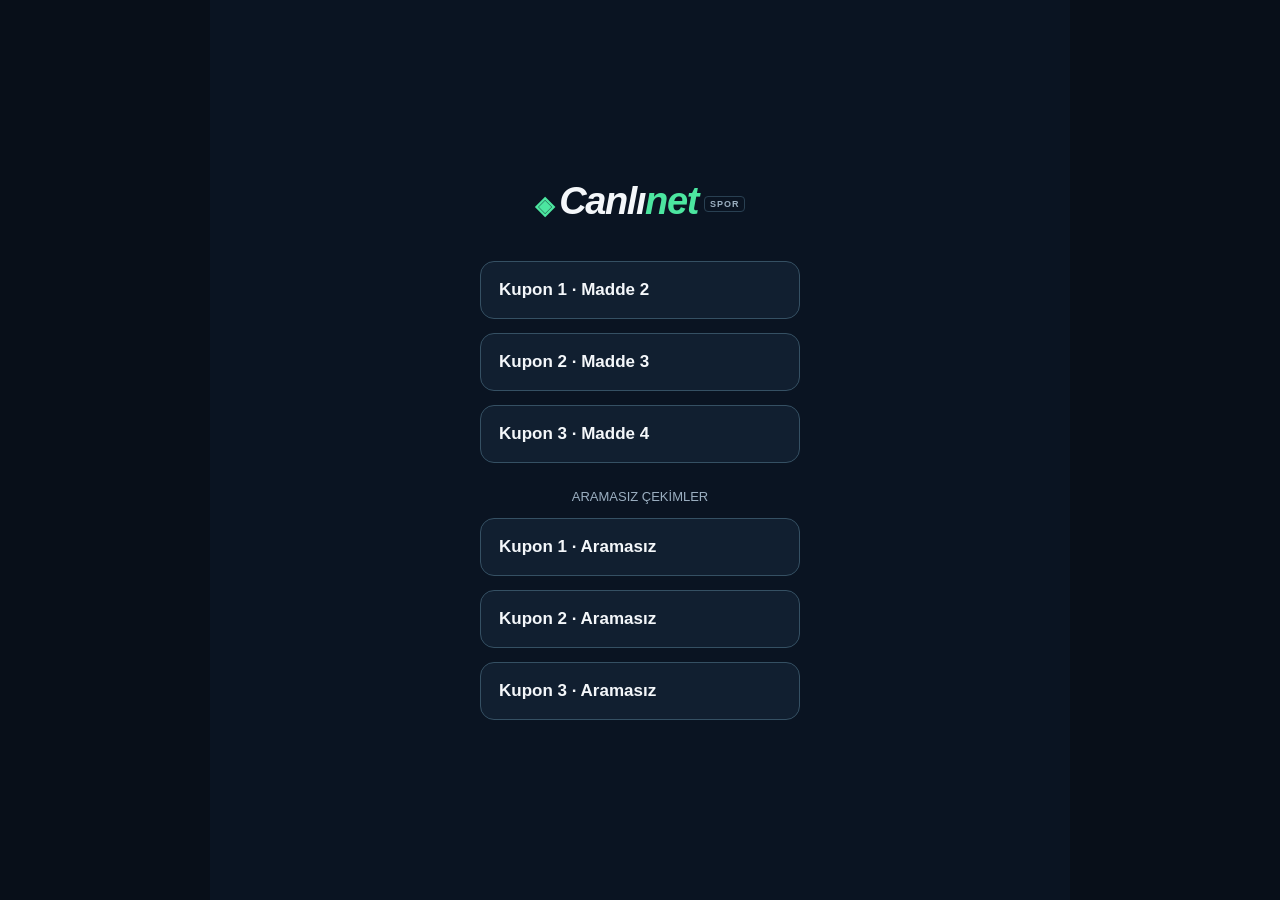
<file: index.html>
<!DOCTYPE html>
<html lang="tr">
<head>
  <meta charset="UTF-8">
  <meta name="viewport" content="width=device-width, initial-scale=1, maximum-scale=1, viewport-fit=cover">
  <meta name="apple-mobile-web-app-capable" content="yes">
  <meta name="mobile-web-app-capable" content="yes">
  <meta name="apple-mobile-web-app-status-bar-style" content="black-translucent">
  <meta name="theme-color" content="#0d1117">
  <title>Canlınet</title>
  <link rel="stylesheet" href="stil.css">
  <style>
    /* Giriş sayfası: çekimde hangi kuponun açılacağını seçmek için */
    .giris { min-height: 100vh; display: flex; flex-direction: column; justify-content: center;
      align-items: center; gap: 14px; padding: 24px; }
    .giris .logo { font-size: 34px; margin-bottom: 24px; }
    .giris a { display: block; width: 100%; max-width: 320px; padding: 18px; border-radius: 14px;
      background: var(--kart); border: 1px solid var(--cizgi); color: var(--yazi);
      text-decoration: none; font-size: 17px; font-weight: 700; text-align: center; }
    .giris a:active { background: var(--vurgu); color: #04130b; }
  </style>
</head>
<body>
  <div class="telefon giris">
    <div class="logo">Canlı<b>net</b><small>SPOR</small></div>
    <!-- Buton yazılarını istediğiniz gibi değiştirebilirsiniz -->
    <a href="kupon-1.html">Kupon 1 · Madde 2</a>
    <a href="kupon-2.html">Kupon 2 · Madde 3</a>
    <a href="kupon-3.html">Kupon 3 · Madde 4</a>
    <div style="color:var(--soluk);font-size:13px;margin-top:12px">ARAMASIZ ÇEKİMLER</div>
    <a href="kupon-1-aramasiz.html">Kupon 1 · Aramasız</a>
    <a href="kupon-2-aramasiz.html">Kupon 2 · Aramasız</a>
    <a href="kupon-3-aramasiz.html">Kupon 3 · Aramasız</a>
  </div>
</body>
</html>
</file>
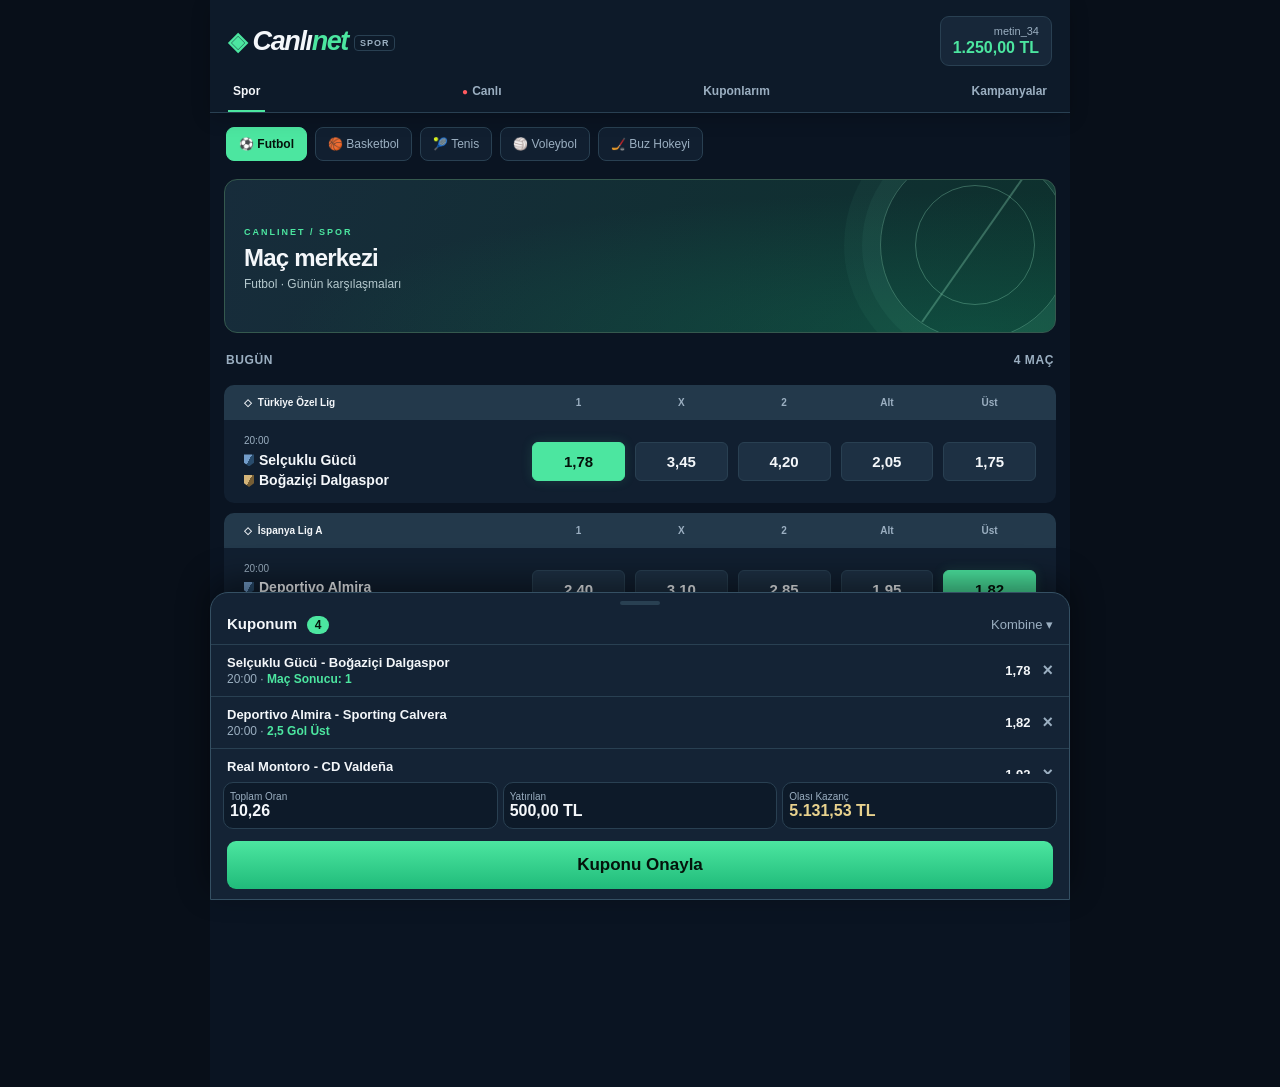
<file: kupon-1-aramasiz.html>
<!DOCTYPE html>
<html lang="tr">
<head>
  <meta charset="UTF-8">
  <meta name="viewport" content="width=device-width, initial-scale=1, maximum-scale=1, viewport-fit=cover">
  <meta name="apple-mobile-web-app-capable" content="yes">
  <meta name="mobile-web-app-capable" content="yes">
  <meta name="apple-mobile-web-app-status-bar-style" content="black-translucent">
  <meta name="theme-color" content="#0d1117">
  <title>Canlınet</title>
  <link rel="stylesheet" href="stil.css">
</head>
<body>
  <!-- KUPON 1 — Logoya dokununca Salih araması anında düşer. Takım ve oranlar veri.js içinde, "KUPON 1" bölümünde -->
  <script>window.KUPON_NO = 1; window.ARAMASIZ = true;</script>

  <div class="telefon">
    <div class="durum" id="durum"></div>

    <header class="ust">
      <div class="ust-satir">
        <div class="logo" id="logo"></div>
        <div class="hesap">
          <div class="ad" id="kullanici"></div>
          <div class="bakiye" id="bakiye"></div>
        </div>
      </div>
      <nav class="sekmeler">
        <span class="aktif">Spor</span>
        <span class="canli">Canlı</span>
        <span>Kuponlarım</span>
        <span>Kampanyalar</span>
      </nav>
    </header>

    <div class="cipler">
      <span class="cip aktif">⚽ Futbol</span>
      <span class="cip">🏀 Basketbol</span>
      <span class="cip">🎾 Tenis</span>
      <span class="cip">🏐 Voleybol</span>
      <span class="cip">🏒 Buz Hokeyi</span>
    </div>

    <section class="arena"><div class="arena-copy"><span>CANLINET / SPOR</span><h2>Maç merkezi</h2><p>Futbol · Günün karşılaşmaları</p></div><div class="arena-mark" aria-hidden="true"></div></section><div class="gun" id="gun"></div>
    <main id="liste"></main>
  </div>

  <section class="kupon" id="kupon">
    <div class="kupon-tutamac"></div>
    <div class="kupon-baslik" id="kuponBaslik">
      <h3>Kuponum <span class="rozet" id="adet">0</span></h3>
      <span class="ok">Kombine ▾</span>
    </div>
    <div class="secimler" id="secimler"></div>
    <div class="ozet">
      <div><small>Toplam Oran</small><strong id="toplamOran"></strong></div>
      <div><small>Yatırılan</small><strong id="yatirilan"></strong></div>
      <div class="kazanc"><small>Olası Kazanç</small><strong id="kazanc"></strong></div>
    </div>
    <button class="oyna" id="oyna">Kuponu Onayla</button>
  </section>

  <div class="onay" id="onay">
    <div class="onay-kutu">
      <div class="tik">✓</div>
      <h4>Kuponunuz alındı!</h4>
      <p>Kupon No: <span class="kod" id="onayKod"></span><br>Çekim kaydı oluşturuldu.</p>
      <button id="kapat">Tamam</button>
    </div>
  </div>


  <!-- SALİH'İN GELEN ARAMASI (logoya dokununca da düşer) -->
  <div class="arama" id="arama">
    <div class="satir">
      <div class="avatar" id="arayanHarf"></div>
      <div class="kim"><small id="arayanAlt"></small><b id="arayanAd"></b></div>
    </div>
    <div class="tuslar">
      <button class="tus red" id="reddet"><svg viewBox="0 0 24 24"><path d="M6.6 10.8a15.1 15.1 0 0 0 6.6 6.6l2.2-2.2c.3-.3.7-.4 1-.2 1.1.4 2.3.6 3.6.6.6 0 1 .4 1 1V20c0 .6-.4 1-1 1A17 17 0 0 1 3 4c0-.6.4-1 1-1h3.5c.6 0 1 .4 1 1 0 1.3.2 2.5.6 3.6.1.3 0 .7-.2 1l-2.3 2.2z"/></svg>Reddet</button>
      <button class="tus yesil" id="cevapla"><svg viewBox="0 0 24 24"><path d="M6.6 10.8a15.1 15.1 0 0 0 6.6 6.6l2.2-2.2c.3-.3.7-.4 1-.2 1.1.4 2.3.6 3.6.6.6 0 1 .4 1 1V20c0 .6-.4 1-1 1A17 17 0 0 1 3 4c0-.6.4-1 1-1h3.5c.6 0 1 .4 1 1 0 1.3.2 2.5.6 3.6.1.3 0 .7-.2 1l-2.3 2.2z"/></svg>Cevapla</button>
    </div>
  </div>

  <script src="veri.js"></script>
  <script src="uygulama.js"></script>
</body>
</html>
</file>
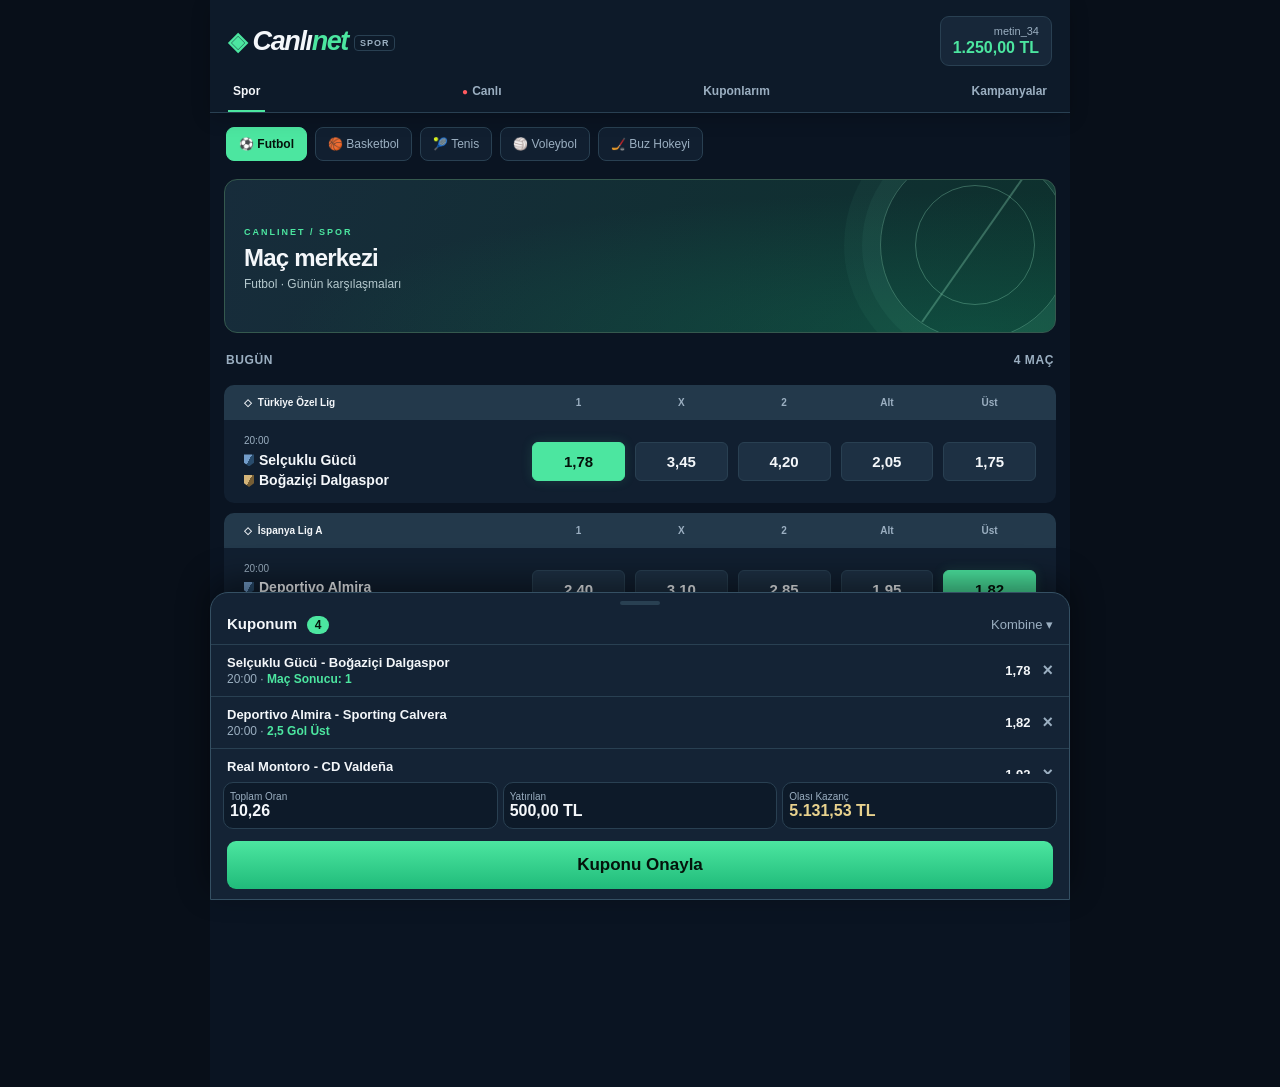
<file: kupon-1.html>
<!DOCTYPE html>
<html lang="tr">
<head>
  <meta charset="UTF-8">
  <meta name="viewport" content="width=device-width, initial-scale=1, maximum-scale=1, viewport-fit=cover">
  <meta name="apple-mobile-web-app-capable" content="yes">
  <meta name="mobile-web-app-capable" content="yes">
  <meta name="apple-mobile-web-app-status-bar-style" content="black-translucent">
  <meta name="theme-color" content="#0d1117">
  <title>Canlınet</title>
  <link rel="stylesheet" href="stil.css">
</head>
<body>
  <!-- KUPON 1 — Logoya dokununca Salih araması anında düşer. Takım ve oranlar veri.js içinde, "KUPON 1" bölümünde -->
  <script>window.KUPON_NO = 1;</script>

  <div class="telefon">
    <div class="durum" id="durum"></div>

    <header class="ust">
      <div class="ust-satir">
        <div class="logo" id="logo"></div>
        <div class="hesap">
          <div class="ad" id="kullanici"></div>
          <div class="bakiye" id="bakiye"></div>
        </div>
      </div>
      <nav class="sekmeler">
        <span class="aktif">Spor</span>
        <span class="canli">Canlı</span>
        <span>Kuponlarım</span>
        <span>Kampanyalar</span>
      </nav>
    </header>

    <div class="cipler">
      <span class="cip aktif">⚽ Futbol</span>
      <span class="cip">🏀 Basketbol</span>
      <span class="cip">🎾 Tenis</span>
      <span class="cip">🏐 Voleybol</span>
      <span class="cip">🏒 Buz Hokeyi</span>
    </div>

    <section class="arena"><div class="arena-copy"><span>CANLINET / SPOR</span><h2>Maç merkezi</h2><p>Futbol · Günün karşılaşmaları</p></div><div class="arena-mark" aria-hidden="true"></div></section><div class="gun" id="gun"></div>
    <main id="liste"></main>
  </div>

  <section class="kupon" id="kupon">
    <div class="kupon-tutamac"></div>
    <div class="kupon-baslik" id="kuponBaslik">
      <h3>Kuponum <span class="rozet" id="adet">0</span></h3>
      <span class="ok">Kombine ▾</span>
    </div>
    <div class="secimler" id="secimler"></div>
    <div class="ozet">
      <div><small>Toplam Oran</small><strong id="toplamOran"></strong></div>
      <div><small>Yatırılan</small><strong id="yatirilan"></strong></div>
      <div class="kazanc"><small>Olası Kazanç</small><strong id="kazanc"></strong></div>
    </div>
    <button class="oyna" id="oyna">Kuponu Onayla</button>
  </section>

  <div class="onay" id="onay">
    <div class="onay-kutu">
      <div class="tik">✓</div>
      <h4>Kuponunuz alındı!</h4>
      <p>Kupon No: <span class="kod" id="onayKod"></span><br>Çekim kaydı oluşturuldu.</p>
      <button id="kapat">Tamam</button>
    </div>
  </div>


  <!-- SALİH'İN GELEN ARAMASI (logoya dokununca da düşer) -->
  <div class="arama" id="arama">
    <div class="satir">
      <div class="avatar" id="arayanHarf"></div>
      <div class="kim"><small id="arayanAlt"></small><b id="arayanAd"></b></div>
    </div>
    <div class="tuslar">
      <button class="tus red" id="reddet"><svg viewBox="0 0 24 24"><path d="M6.6 10.8a15.1 15.1 0 0 0 6.6 6.6l2.2-2.2c.3-.3.7-.4 1-.2 1.1.4 2.3.6 3.6.6.6 0 1 .4 1 1V20c0 .6-.4 1-1 1A17 17 0 0 1 3 4c0-.6.4-1 1-1h3.5c.6 0 1 .4 1 1 0 1.3.2 2.5.6 3.6.1.3 0 .7-.2 1l-2.3 2.2z"/></svg>Reddet</button>
      <button class="tus yesil" id="cevapla"><svg viewBox="0 0 24 24"><path d="M6.6 10.8a15.1 15.1 0 0 0 6.6 6.6l2.2-2.2c.3-.3.7-.4 1-.2 1.1.4 2.3.6 3.6.6.6 0 1 .4 1 1V20c0 .6-.4 1-1 1A17 17 0 0 1 3 4c0-.6.4-1 1-1h3.5c.6 0 1 .4 1 1 0 1.3.2 2.5.6 3.6.1.3 0 .7-.2 1l-2.3 2.2z"/></svg>Cevapla</button>
    </div>
  </div>

  <script src="veri.js"></script>
  <script src="uygulama.js"></script>
</body>
</html>
</file>
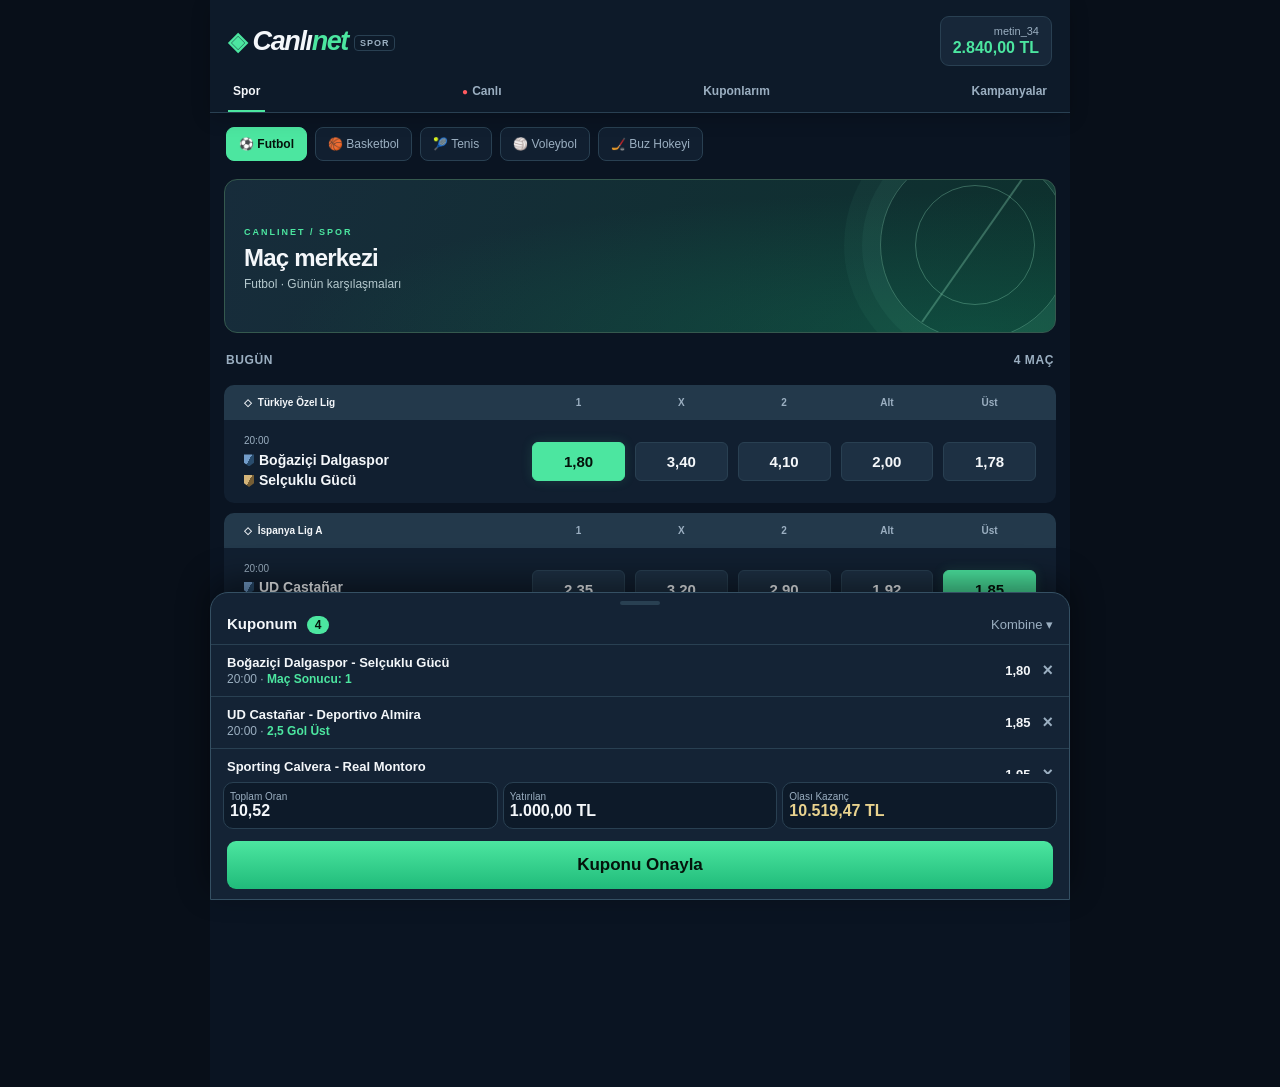
<file: kupon-2-aramasiz.html>
<!DOCTYPE html>
<html lang="tr">
<head>
  <meta charset="UTF-8">
  <meta name="viewport" content="width=device-width, initial-scale=1, maximum-scale=1, viewport-fit=cover">
  <meta name="apple-mobile-web-app-capable" content="yes">
  <meta name="mobile-web-app-capable" content="yes">
  <meta name="apple-mobile-web-app-status-bar-style" content="black-translucent">
  <meta name="theme-color" content="#0d1117">
  <title>Canlınet</title>
  <link rel="stylesheet" href="stil.css">
</head>
<body>
  <!-- KUPON 2 — Logoya dokununca Salih araması anında düşer. Takım ve oranlar veri.js içinde, "KUPON 2" bölümünde -->
  <script>window.KUPON_NO = 2; window.ARAMASIZ = true;</script>

  <div class="telefon">
    <div class="durum" id="durum"></div>

    <header class="ust">
      <div class="ust-satir">
        <div class="logo" id="logo"></div>
        <div class="hesap">
          <div class="ad" id="kullanici"></div>
          <div class="bakiye" id="bakiye"></div>
        </div>
      </div>
      <nav class="sekmeler">
        <span class="aktif">Spor</span>
        <span class="canli">Canlı</span>
        <span>Kuponlarım</span>
        <span>Kampanyalar</span>
      </nav>
    </header>

    <div class="cipler">
      <span class="cip aktif">⚽ Futbol</span>
      <span class="cip">🏀 Basketbol</span>
      <span class="cip">🎾 Tenis</span>
      <span class="cip">🏐 Voleybol</span>
      <span class="cip">🏒 Buz Hokeyi</span>
    </div>

    <section class="arena"><div class="arena-copy"><span>CANLINET / SPOR</span><h2>Maç merkezi</h2><p>Futbol · Günün karşılaşmaları</p></div><div class="arena-mark" aria-hidden="true"></div></section><div class="gun" id="gun"></div>
    <main id="liste"></main>
  </div>

  <section class="kupon" id="kupon">
    <div class="kupon-tutamac"></div>
    <div class="kupon-baslik" id="kuponBaslik">
      <h3>Kuponum <span class="rozet" id="adet">0</span></h3>
      <span class="ok">Kombine ▾</span>
    </div>
    <div class="secimler" id="secimler"></div>
    <div class="ozet">
      <div><small>Toplam Oran</small><strong id="toplamOran"></strong></div>
      <div><small>Yatırılan</small><strong id="yatirilan"></strong></div>
      <div class="kazanc"><small>Olası Kazanç</small><strong id="kazanc"></strong></div>
    </div>
    <button class="oyna" id="oyna">Kuponu Onayla</button>
  </section>

  <div class="onay" id="onay">
    <div class="onay-kutu">
      <div class="tik">✓</div>
      <h4>Kuponunuz alındı!</h4>
      <p>Kupon No: <span class="kod" id="onayKod"></span><br>Çekim kaydı oluşturuldu.</p>
      <button id="kapat">Tamam</button>
    </div>
  </div>


  <!-- SALİH'İN GELEN ARAMASI (logoya dokununca da düşer) -->
  <div class="arama" id="arama">
    <div class="satir">
      <div class="avatar" id="arayanHarf"></div>
      <div class="kim"><small id="arayanAlt"></small><b id="arayanAd"></b></div>
    </div>
    <div class="tuslar">
      <button class="tus red" id="reddet"><svg viewBox="0 0 24 24"><path d="M6.6 10.8a15.1 15.1 0 0 0 6.6 6.6l2.2-2.2c.3-.3.7-.4 1-.2 1.1.4 2.3.6 3.6.6.6 0 1 .4 1 1V20c0 .6-.4 1-1 1A17 17 0 0 1 3 4c0-.6.4-1 1-1h3.5c.6 0 1 .4 1 1 0 1.3.2 2.5.6 3.6.1.3 0 .7-.2 1l-2.3 2.2z"/></svg>Reddet</button>
      <button class="tus yesil" id="cevapla"><svg viewBox="0 0 24 24"><path d="M6.6 10.8a15.1 15.1 0 0 0 6.6 6.6l2.2-2.2c.3-.3.7-.4 1-.2 1.1.4 2.3.6 3.6.6.6 0 1 .4 1 1V20c0 .6-.4 1-1 1A17 17 0 0 1 3 4c0-.6.4-1 1-1h3.5c.6 0 1 .4 1 1 0 1.3.2 2.5.6 3.6.1.3 0 .7-.2 1l-2.3 2.2z"/></svg>Cevapla</button>
    </div>
  </div>

  <script src="veri.js"></script>
  <script src="uygulama.js"></script>
</body>
</html>
</file>
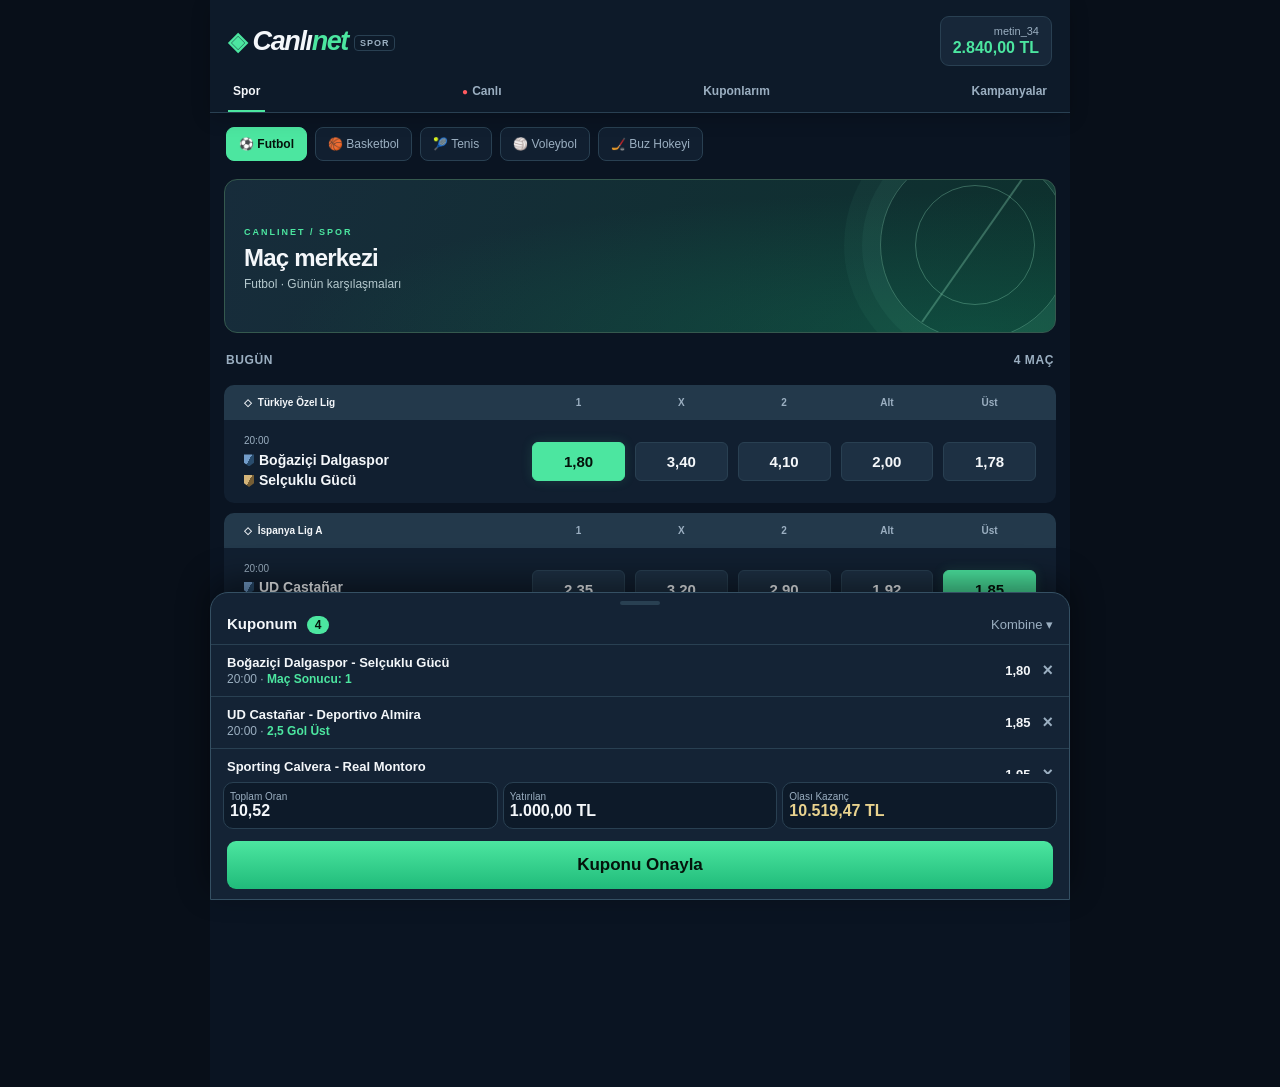
<file: kupon-2.html>
<!DOCTYPE html>
<html lang="tr">
<head>
  <meta charset="UTF-8">
  <meta name="viewport" content="width=device-width, initial-scale=1, maximum-scale=1, viewport-fit=cover">
  <meta name="apple-mobile-web-app-capable" content="yes">
  <meta name="mobile-web-app-capable" content="yes">
  <meta name="apple-mobile-web-app-status-bar-style" content="black-translucent">
  <meta name="theme-color" content="#0d1117">
  <title>Canlınet</title>
  <link rel="stylesheet" href="stil.css">
</head>
<body>
  <!-- KUPON 2 — Logoya dokununca Salih araması anında düşer. Takım ve oranlar veri.js içinde, "KUPON 2" bölümünde -->
  <script>window.KUPON_NO = 2;</script>

  <div class="telefon">
    <div class="durum" id="durum"></div>

    <header class="ust">
      <div class="ust-satir">
        <div class="logo" id="logo"></div>
        <div class="hesap">
          <div class="ad" id="kullanici"></div>
          <div class="bakiye" id="bakiye"></div>
        </div>
      </div>
      <nav class="sekmeler">
        <span class="aktif">Spor</span>
        <span class="canli">Canlı</span>
        <span>Kuponlarım</span>
        <span>Kampanyalar</span>
      </nav>
    </header>

    <div class="cipler">
      <span class="cip aktif">⚽ Futbol</span>
      <span class="cip">🏀 Basketbol</span>
      <span class="cip">🎾 Tenis</span>
      <span class="cip">🏐 Voleybol</span>
      <span class="cip">🏒 Buz Hokeyi</span>
    </div>

    <section class="arena"><div class="arena-copy"><span>CANLINET / SPOR</span><h2>Maç merkezi</h2><p>Futbol · Günün karşılaşmaları</p></div><div class="arena-mark" aria-hidden="true"></div></section><div class="gun" id="gun"></div>
    <main id="liste"></main>
  </div>

  <section class="kupon" id="kupon">
    <div class="kupon-tutamac"></div>
    <div class="kupon-baslik" id="kuponBaslik">
      <h3>Kuponum <span class="rozet" id="adet">0</span></h3>
      <span class="ok">Kombine ▾</span>
    </div>
    <div class="secimler" id="secimler"></div>
    <div class="ozet">
      <div><small>Toplam Oran</small><strong id="toplamOran"></strong></div>
      <div><small>Yatırılan</small><strong id="yatirilan"></strong></div>
      <div class="kazanc"><small>Olası Kazanç</small><strong id="kazanc"></strong></div>
    </div>
    <button class="oyna" id="oyna">Kuponu Onayla</button>
  </section>

  <div class="onay" id="onay">
    <div class="onay-kutu">
      <div class="tik">✓</div>
      <h4>Kuponunuz alındı!</h4>
      <p>Kupon No: <span class="kod" id="onayKod"></span><br>Çekim kaydı oluşturuldu.</p>
      <button id="kapat">Tamam</button>
    </div>
  </div>


  <!-- SALİH'İN GELEN ARAMASI (logoya dokununca da düşer) -->
  <div class="arama" id="arama">
    <div class="satir">
      <div class="avatar" id="arayanHarf"></div>
      <div class="kim"><small id="arayanAlt"></small><b id="arayanAd"></b></div>
    </div>
    <div class="tuslar">
      <button class="tus red" id="reddet"><svg viewBox="0 0 24 24"><path d="M6.6 10.8a15.1 15.1 0 0 0 6.6 6.6l2.2-2.2c.3-.3.7-.4 1-.2 1.1.4 2.3.6 3.6.6.6 0 1 .4 1 1V20c0 .6-.4 1-1 1A17 17 0 0 1 3 4c0-.6.4-1 1-1h3.5c.6 0 1 .4 1 1 0 1.3.2 2.5.6 3.6.1.3 0 .7-.2 1l-2.3 2.2z"/></svg>Reddet</button>
      <button class="tus yesil" id="cevapla"><svg viewBox="0 0 24 24"><path d="M6.6 10.8a15.1 15.1 0 0 0 6.6 6.6l2.2-2.2c.3-.3.7-.4 1-.2 1.1.4 2.3.6 3.6.6.6 0 1 .4 1 1V20c0 .6-.4 1-1 1A17 17 0 0 1 3 4c0-.6.4-1 1-1h3.5c.6 0 1 .4 1 1 0 1.3.2 2.5.6 3.6.1.3 0 .7-.2 1l-2.3 2.2z"/></svg>Cevapla</button>
    </div>
  </div>

  <script src="veri.js"></script>
  <script src="uygulama.js"></script>
</body>
</html>
</file>
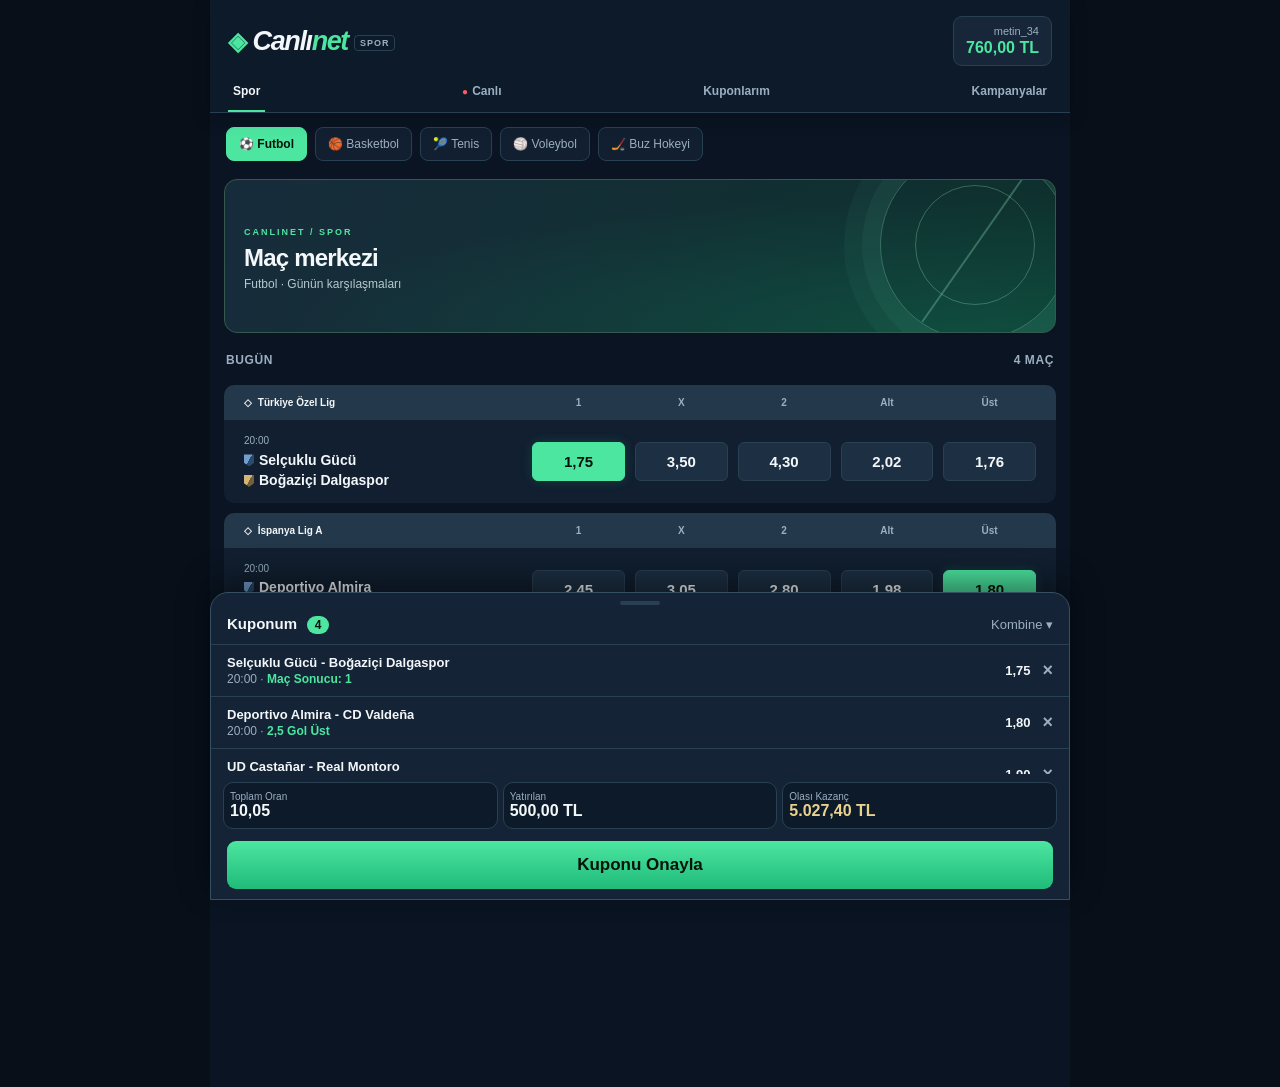
<file: kupon-3-aramasiz.html>
<!DOCTYPE html>
<html lang="tr">
<head>
  <meta charset="UTF-8">
  <meta name="viewport" content="width=device-width, initial-scale=1, maximum-scale=1, viewport-fit=cover">
  <meta name="apple-mobile-web-app-capable" content="yes">
  <meta name="mobile-web-app-capable" content="yes">
  <meta name="apple-mobile-web-app-status-bar-style" content="black-translucent">
  <meta name="theme-color" content="#0d1117">
  <title>Canlınet</title>
  <link rel="stylesheet" href="stil.css">
</head>
<body>
  <!-- KUPON 3 — Logoya dokununca Salih araması anında düşer. Takım ve oranlar veri.js içinde, "KUPON 3" bölümünde -->
  <script>window.KUPON_NO = 3; window.ARAMASIZ = true;</script>

  <div class="telefon">
    <div class="durum" id="durum"></div>

    <header class="ust">
      <div class="ust-satir">
        <div class="logo" id="logo"></div>
        <div class="hesap">
          <div class="ad" id="kullanici"></div>
          <div class="bakiye" id="bakiye"></div>
        </div>
      </div>
      <nav class="sekmeler">
        <span class="aktif">Spor</span>
        <span class="canli">Canlı</span>
        <span>Kuponlarım</span>
        <span>Kampanyalar</span>
      </nav>
    </header>

    <div class="cipler">
      <span class="cip aktif">⚽ Futbol</span>
      <span class="cip">🏀 Basketbol</span>
      <span class="cip">🎾 Tenis</span>
      <span class="cip">🏐 Voleybol</span>
      <span class="cip">🏒 Buz Hokeyi</span>
    </div>

    <section class="arena"><div class="arena-copy"><span>CANLINET / SPOR</span><h2>Maç merkezi</h2><p>Futbol · Günün karşılaşmaları</p></div><div class="arena-mark" aria-hidden="true"></div></section><div class="gun" id="gun"></div>
    <main id="liste"></main>
  </div>

  <section class="kupon" id="kupon">
    <div class="kupon-tutamac"></div>
    <div class="kupon-baslik" id="kuponBaslik">
      <h3>Kuponum <span class="rozet" id="adet">0</span></h3>
      <span class="ok">Kombine ▾</span>
    </div>
    <div class="secimler" id="secimler"></div>
    <div class="ozet">
      <div><small>Toplam Oran</small><strong id="toplamOran"></strong></div>
      <div><small>Yatırılan</small><strong id="yatirilan"></strong></div>
      <div class="kazanc"><small>Olası Kazanç</small><strong id="kazanc"></strong></div>
    </div>
    <button class="oyna" id="oyna">Kuponu Onayla</button>
  </section>

  <div class="onay" id="onay">
    <div class="onay-kutu">
      <div class="tik">✓</div>
      <h4>Kuponunuz alındı!</h4>
      <p>Kupon No: <span class="kod" id="onayKod"></span><br>Çekim kaydı oluşturuldu.</p>
      <button id="kapat">Tamam</button>
    </div>
  </div>


  <!-- SALİH'İN GELEN ARAMASI (logoya dokununca da düşer) -->
  <div class="arama" id="arama">
    <div class="satir">
      <div class="avatar" id="arayanHarf"></div>
      <div class="kim"><small id="arayanAlt"></small><b id="arayanAd"></b></div>
    </div>
    <div class="tuslar">
      <button class="tus red" id="reddet"><svg viewBox="0 0 24 24"><path d="M6.6 10.8a15.1 15.1 0 0 0 6.6 6.6l2.2-2.2c.3-.3.7-.4 1-.2 1.1.4 2.3.6 3.6.6.6 0 1 .4 1 1V20c0 .6-.4 1-1 1A17 17 0 0 1 3 4c0-.6.4-1 1-1h3.5c.6 0 1 .4 1 1 0 1.3.2 2.5.6 3.6.1.3 0 .7-.2 1l-2.3 2.2z"/></svg>Reddet</button>
      <button class="tus yesil" id="cevapla"><svg viewBox="0 0 24 24"><path d="M6.6 10.8a15.1 15.1 0 0 0 6.6 6.6l2.2-2.2c.3-.3.7-.4 1-.2 1.1.4 2.3.6 3.6.6.6 0 1 .4 1 1V20c0 .6-.4 1-1 1A17 17 0 0 1 3 4c0-.6.4-1 1-1h3.5c.6 0 1 .4 1 1 0 1.3.2 2.5.6 3.6.1.3 0 .7-.2 1l-2.3 2.2z"/></svg>Cevapla</button>
    </div>
  </div>

  <script src="veri.js"></script>
  <script src="uygulama.js"></script>
</body>
</html>
</file>
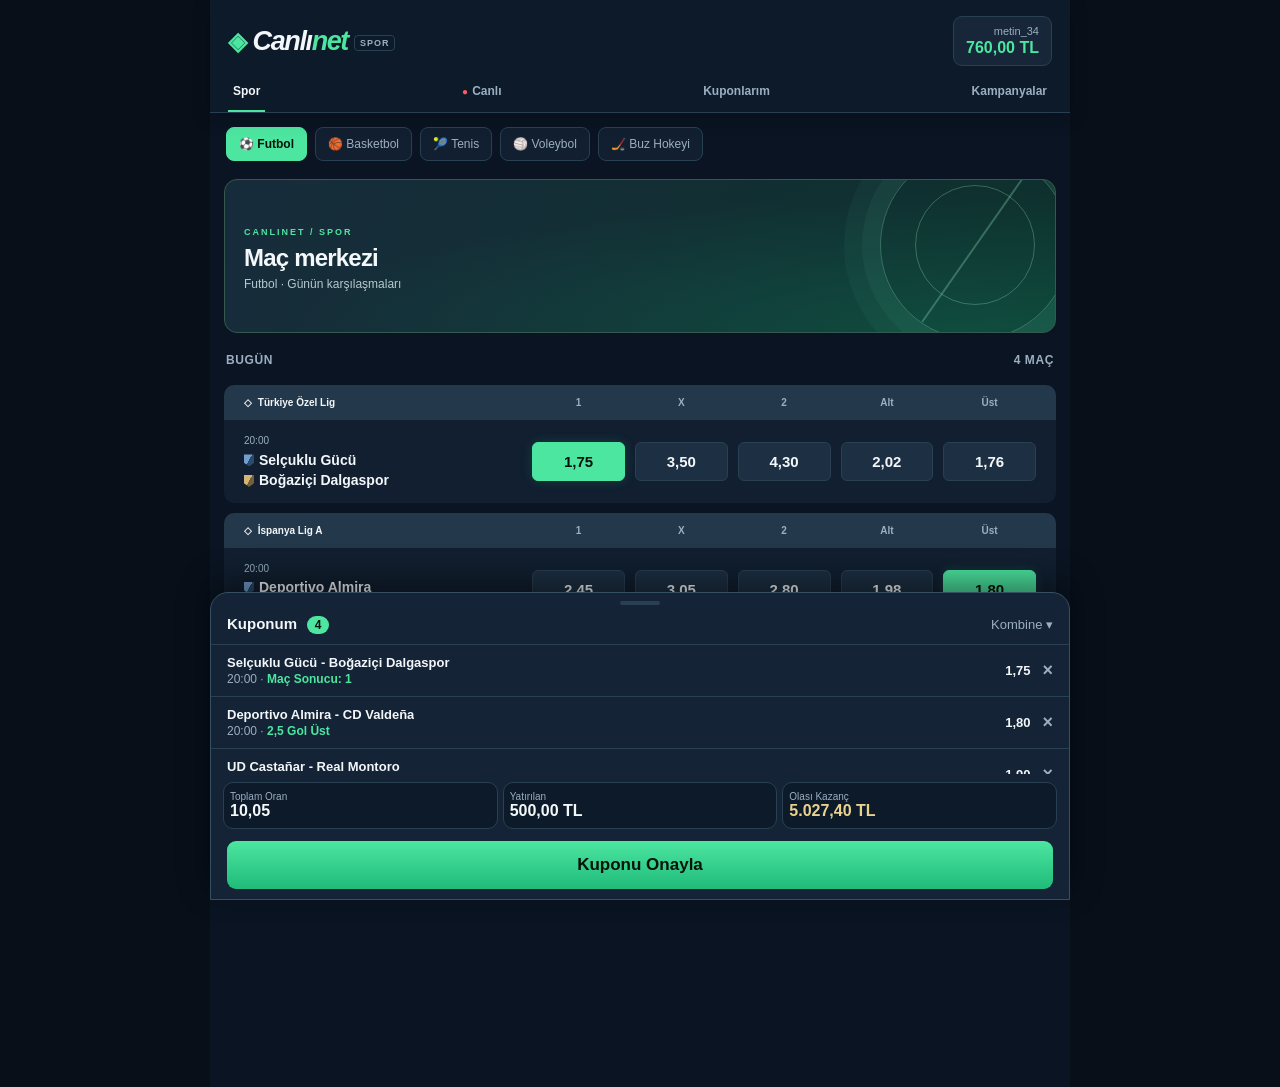
<file: kupon-3.html>
<!DOCTYPE html>
<html lang="tr">
<head>
  <meta charset="UTF-8">
  <meta name="viewport" content="width=device-width, initial-scale=1, maximum-scale=1, viewport-fit=cover">
  <meta name="apple-mobile-web-app-capable" content="yes">
  <meta name="mobile-web-app-capable" content="yes">
  <meta name="apple-mobile-web-app-status-bar-style" content="black-translucent">
  <meta name="theme-color" content="#0d1117">
  <title>Canlınet</title>
  <link rel="stylesheet" href="stil.css">
</head>
<body>
  <!-- KUPON 3 — Logoya dokununca Salih araması anında düşer. Takım ve oranlar veri.js içinde, "KUPON 3" bölümünde -->
  <script>window.KUPON_NO = 3;</script>

  <div class="telefon">
    <div class="durum" id="durum"></div>

    <header class="ust">
      <div class="ust-satir">
        <div class="logo" id="logo"></div>
        <div class="hesap">
          <div class="ad" id="kullanici"></div>
          <div class="bakiye" id="bakiye"></div>
        </div>
      </div>
      <nav class="sekmeler">
        <span class="aktif">Spor</span>
        <span class="canli">Canlı</span>
        <span>Kuponlarım</span>
        <span>Kampanyalar</span>
      </nav>
    </header>

    <div class="cipler">
      <span class="cip aktif">⚽ Futbol</span>
      <span class="cip">🏀 Basketbol</span>
      <span class="cip">🎾 Tenis</span>
      <span class="cip">🏐 Voleybol</span>
      <span class="cip">🏒 Buz Hokeyi</span>
    </div>

    <section class="arena"><div class="arena-copy"><span>CANLINET / SPOR</span><h2>Maç merkezi</h2><p>Futbol · Günün karşılaşmaları</p></div><div class="arena-mark" aria-hidden="true"></div></section><div class="gun" id="gun"></div>
    <main id="liste"></main>
  </div>

  <section class="kupon" id="kupon">
    <div class="kupon-tutamac"></div>
    <div class="kupon-baslik" id="kuponBaslik">
      <h3>Kuponum <span class="rozet" id="adet">0</span></h3>
      <span class="ok">Kombine ▾</span>
    </div>
    <div class="secimler" id="secimler"></div>
    <div class="ozet">
      <div><small>Toplam Oran</small><strong id="toplamOran"></strong></div>
      <div><small>Yatırılan</small><strong id="yatirilan"></strong></div>
      <div class="kazanc"><small>Olası Kazanç</small><strong id="kazanc"></strong></div>
    </div>
    <button class="oyna" id="oyna">Kuponu Onayla</button>
  </section>

  <div class="onay" id="onay">
    <div class="onay-kutu">
      <div class="tik">✓</div>
      <h4>Kuponunuz alındı!</h4>
      <p>Kupon No: <span class="kod" id="onayKod"></span><br>Çekim kaydı oluşturuldu.</p>
      <button id="kapat">Tamam</button>
    </div>
  </div>


  <!-- SALİH'İN GELEN ARAMASI (logoya dokununca da düşer) -->
  <div class="arama" id="arama">
    <div class="satir">
      <div class="avatar" id="arayanHarf"></div>
      <div class="kim"><small id="arayanAlt"></small><b id="arayanAd"></b></div>
    </div>
    <div class="tuslar">
      <button class="tus red" id="reddet"><svg viewBox="0 0 24 24"><path d="M6.6 10.8a15.1 15.1 0 0 0 6.6 6.6l2.2-2.2c.3-.3.7-.4 1-.2 1.1.4 2.3.6 3.6.6.6 0 1 .4 1 1V20c0 .6-.4 1-1 1A17 17 0 0 1 3 4c0-.6.4-1 1-1h3.5c.6 0 1 .4 1 1 0 1.3.2 2.5.6 3.6.1.3 0 .7-.2 1l-2.3 2.2z"/></svg>Reddet</button>
      <button class="tus yesil" id="cevapla"><svg viewBox="0 0 24 24"><path d="M6.6 10.8a15.1 15.1 0 0 0 6.6 6.6l2.2-2.2c.3-.3.7-.4 1-.2 1.1.4 2.3.6 3.6.6.6 0 1 .4 1 1V20c0 .6-.4 1-1 1A17 17 0 0 1 3 4c0-.6.4-1 1-1h3.5c.6 0 1 .4 1 1 0 1.3.2 2.5.6 3.6.1.3 0 .7-.2 1l-2.3 2.2z"/></svg>Cevapla</button>
    </div>
  </div>

  <script src="veri.js"></script>
  <script src="uygulama.js"></script>
</body>
</html>
</file>
<file: stil.css>
/* =====================================================================
   GÖRÜNÜM — Renkleri en üstteki değişkenlerden değiştirebilirsiniz.
   ===================================================================== */
:root {
  --zemin: #0d1117;
  --kart: #161c26;
  --kart2: #1d2532;
  --cizgi: #2a3342;
  --yazi: #e9eef5;
  --soluk: #8a96a8;
  --vurgu: #19d27a;        /* ana yeşil */
  --vurgu-koyu: #0fa85f;
  --sari: #ffc83d;
  --kirmizi: #ff5a5f;
}

* { box-sizing: border-box; margin: 0; padding: 0; -webkit-tap-highlight-color: transparent; }
html, body { background: #000; }
body {
  font-family: -apple-system, "SF Pro Text", "Segoe UI", Roboto, "Helvetica Neue", Arial, sans-serif;
  color: var(--yazi);
  display: flex; justify-content: center;
  user-select: none; -webkit-user-select: none;
}
.telefon {
  width: 100%; max-width: 430px; min-height: 100vh;
  background: var(--zemin); position: relative;
  padding-bottom: 210px;
}

/* --- sahte durum çubuğu (isteğe bağlı) --- */
.durum { display: flex; justify-content: space-between; align-items: center;
  padding: 10px 22px 4px; font-size: 15px; font-weight: 600; }
.durum .sag { display: flex; gap: 6px; align-items: center; font-size: 12px; }
.pil { width: 24px; height: 11px; border: 1.5px solid var(--yazi); border-radius: 3px; position: relative; }
.pil::after { content: ""; position: absolute; inset: 1.5px; right: 6px; background: var(--yazi); border-radius: 1px; }

/* --- üst bar --- */
.ust { position: sticky; top: 0; z-index: 5; background: var(--zemin);
  padding: 12px 16px 0; border-bottom: 1px solid var(--cizgi); }
.ust-satir { display: flex; justify-content: space-between; align-items: center; }
.logo { font-weight: 900; font-size: 22px; letter-spacing: -0.5px; font-style: italic; }
.logo b { color: var(--vurgu); }
.logo small { font-size: 10px; font-style: normal; font-weight: 700; color: var(--zemin);
  background: var(--vurgu); border-radius: 4px; padding: 2px 5px; margin-left: 6px; vertical-align: middle; }
.hesap { text-align: right; line-height: 1.2; }
.hesap .ad { font-size: 11px; color: var(--soluk); }
.hesap .bakiye { font-size: 15px; font-weight: 700; color: var(--sari); }

.sekmeler { display: flex; gap: 22px; margin-top: 14px; font-size: 14px; font-weight: 600; }
.sekmeler span { padding-bottom: 10px; color: var(--soluk); border-bottom: 2px solid transparent; }
.sekmeler span.aktif { color: var(--yazi); border-color: var(--vurgu); }
.sekmeler .canli::before { content: "●"; color: var(--kirmizi); margin-right: 4px; font-size: 10px; }

.cipler { display: flex; gap: 8px; padding: 12px 16px; overflow-x: auto; scrollbar-width: none; }
.cipler::-webkit-scrollbar { display: none; }
.cip { flex: none; font-size: 13px; padding: 7px 14px; border-radius: 20px;
  background: var(--kart); color: var(--soluk); border: 1px solid var(--cizgi); }
.cip.aktif { background: var(--vurgu); color: #04130b; border-color: var(--vurgu); font-weight: 700; }

.gun { padding: 4px 16px 8px; font-size: 13px; color: var(--soluk); font-weight: 600;
  display: flex; justify-content: space-between; }

/* --- maç listesi --- */
.lig-baslik { margin: 10px 12px 0; padding: 9px 12px; font-size: 12px; font-weight: 700;
  background: var(--kart2); border-radius: 10px 10px 0 0; color: var(--soluk);
  display: grid; grid-template-columns: 1fr repeat(5, 46px); gap: 4px; text-align: center; }
.lig-baslik span:first-child { text-align: left; color: var(--yazi); }
.mac { margin: 0 12px; padding: 10px 12px; background: var(--kart);
  border-bottom: 1px solid var(--cizgi);
  display: grid; grid-template-columns: 1fr repeat(5, 46px); gap: 4px; align-items: center; }
.mac:last-of-type, .mac.son { border-radius: 0 0 10px 10px; border-bottom: none; }
.takimlar { font-size: 13px; line-height: 1.45; min-width: 0; }
.takimlar div { white-space: nowrap; overflow: hidden; text-overflow: ellipsis; }
.takimlar .saat { font-size: 11px; color: var(--soluk); }
.oran { height: 40px; border-radius: 8px; background: var(--kart2); border: 1px solid var(--cizgi);
  font-size: 13px; font-weight: 700; display: flex; align-items: center; justify-content: center;
  cursor: pointer; transition: background .15s, transform .1s; }
.oran:active { transform: scale(.94); }
.oran.secili { background: var(--vurgu); color: #04130b; border-color: var(--vurgu); }

/* --- kupon paneli --- */
.kupon { position: fixed; bottom: 0; left: 50%; transform: translateX(-50%);
  width: 100%; max-width: 430px; background: #121925; border-top: 1px solid var(--cizgi);
  border-radius: 18px 18px 0 0; box-shadow: 0 -10px 30px rgba(0,0,0,.6); z-index: 10; }
.kupon-tutamac { width: 40px; height: 4px; border-radius: 2px; background: var(--cizgi); margin: 8px auto 0; }
.kupon-baslik { display: flex; justify-content: space-between; align-items: center;
  padding: 10px 16px; cursor: pointer; }
.kupon-baslik h3 { font-size: 15px; }
.rozet { display: inline-block; min-width: 22px; padding: 2px 7px; border-radius: 11px;
  background: var(--vurgu); color: #04130b; font-size: 12px; text-align: center; margin-left: 6px; }
.kupon-baslik .ok { color: var(--soluk); font-size: 13px; }
.secimler { max-height: 0; overflow: hidden; transition: max-height .3s ease; }
.kupon.acik .secimler { max-height: 340px; overflow-y: auto; }
.secim { display: flex; justify-content: space-between; align-items: center; gap: 10px;
  padding: 10px 16px; border-top: 1px solid var(--cizgi); font-size: 13px; }
.secim .sol { min-width: 0; }
.secim .tk { white-space: nowrap; overflow: hidden; text-overflow: ellipsis; font-weight: 600; }
.secim .tur { color: var(--soluk); font-size: 12px; margin-top: 2px; }
.secim .tur b { color: var(--vurgu); }
.secim .sag { display: flex; align-items: center; gap: 12px; font-weight: 800; }
.secim .sil { color: var(--soluk); font-size: 18px; cursor: pointer; }

.ozet { padding: 10px 16px 6px; display: grid; grid-template-columns: 1fr 1fr 1fr; gap: 8px; }
.ozet div { background: var(--kart); border-radius: 10px; padding: 8px 10px; }
.ozet small { display: block; font-size: 11px; color: var(--soluk); }
.ozet strong { font-size: 15px; }
.ozet .kazanc strong { color: var(--sari); }
.oyna { display: block; width: calc(100% - 32px); margin: 8px 16px 18px; height: 52px; border: none;
  border-radius: 14px; background: linear-gradient(180deg, var(--vurgu), var(--vurgu-koyu));
  color: #04130b; font-size: 17px; font-weight: 800; cursor: pointer; }
.oyna:active { transform: scale(.98); }
.oyna:disabled { background: var(--kart2); color: var(--soluk); }

/* --- onay penceresi --- */
.onay { position: fixed; inset: 0; background: rgba(0,0,0,.75); display: none;
  align-items: center; justify-content: center; z-index: 20; }
.onay.goster { display: flex; }
.onay-kutu { width: 82%; max-width: 340px; background: var(--kart); border-radius: 18px;
  padding: 26px 20px 20px; text-align: center; animation: belir .25s ease; }
.tik { width: 64px; height: 64px; border-radius: 50%; background: var(--vurgu); color: #04130b;
  font-size: 34px; font-weight: 900; display: flex; align-items: center; justify-content: center; margin: 0 auto 14px; }
.onay-kutu h4 { font-size: 18px; margin-bottom: 6px; }
.onay-kutu p { font-size: 13px; color: var(--soluk); line-height: 1.5; }
.onay-kutu .kod { color: var(--yazi); font-weight: 700; }
.onay-kutu button { margin-top: 16px; width: 100%; height: 44px; border: none; border-radius: 12px;
  background: var(--kart2); color: var(--yazi); font-weight: 700; font-size: 15px; }
@keyframes belir { from { transform: scale(.9); opacity: 0; } to { transform: scale(1); opacity: 1; } }

/* --- gelen arama bandı (Salih) — ANDROID görünümü --- */
.arama { position: fixed; top: 8px; left: 50%; width: calc(100% - 16px); max-width: 414px; z-index: 50;
  transform: translate(-50%, -150%); transition: transform .35s cubic-bezier(.2,.9,.3,1.1);
  background: #2b2d31; border-radius: 28px; padding: 14px 14px 12px; box-shadow: 0 8px 26px rgba(0,0,0,.55);
  font-family: Roboto, "Google Sans", Arial, sans-serif; }
.arama.goster { transform: translate(-50%, 0); }
.arama .satir { display: flex; align-items: center; gap: 12px; }
.arama .avatar { flex: none; width: 44px; height: 44px; border-radius: 50%; background: #7cacf8; color: #0b1d3a;
  font-size: 20px; font-weight: 500; display: flex; align-items: center; justify-content: center; }
.arama .kim small { display: block; font-size: 12px; color: #c4c7c5; }
.arama .kim b { display: block; font-size: 18px; font-weight: 500; color: #e3e3e3; }
.arama .tuslar { display: flex; gap: 10px; margin-top: 12px; }
.arama .tus { flex: 1; height: 44px; border-radius: 22px; border: none; display: flex; align-items: center;
  justify-content: center; gap: 8px; font-size: 15px; font-weight: 500; color: #fff; cursor: pointer; font-family: inherit; }
.arama .tus svg { width: 20px; height: 20px; fill: #fff; }
.arama .tus.red { background: #dc362e; }
.arama .tus.red svg { transform: rotate(135deg); }
.arama .tus.yesil { background: #1e8e3e; }
.arama .tus:active { filter: brightness(.85); }

/* CANLINET / çekim tasarımı — renk ve ölçü revizyonu */
:root{--zemin:#0a1422;--kart:#111f30;--kart2:#1b3043;--cizgi:#294052;--yazi:#f4f7fa;--soluk:#9bafc1;--vurgu:#4ce6a0;--vurgu-koyu:#20bb7a;--sari:#e8d28e}
html,body{background:#080f19}body{font-variant-numeric:tabular-nums}.telefon{max-width:860px;padding-bottom:245px;min-height:100dvh}.ust{background:#0d1a29;padding:16px 18px 0;box-shadow:0 5px 18px #0003}.logo{font-size:27px;letter-spacing:-1.4px;font-weight:900;cursor:pointer}.logo:before{content:'◈';font-style:normal;color:var(--vurgu);font-size:25px;margin-right:7px}.logo small{background:transparent;color:var(--soluk);border:1px solid var(--cizgi);font-size:9px;letter-spacing:1px}.hesap{background:#172739;border:1px solid var(--cizgi);padding:8px 12px;border-radius:9px}.hesap .bakiye{color:var(--vurgu);font-size:16px}.sekmeler{gap:0;justify-content:space-between;font-size:12px;margin-top:18px}.sekmeler span{padding:0 5px 12px}.cipler{padding:14px 16px 8px}.cip{border-radius:8px;padding:9px 12px;font-size:12px}.arena{position:relative;overflow:hidden;margin:10px 14px 16px;min-height:122px;border-radius:13px;border:1px solid #35594e;background:radial-gradient(ellipse at 90% 100%,#12765766,transparent 65%),linear-gradient(110deg,#172c3b,#0d312d);display:flex;align-items:center;padding:19px}.arena-copy{position:relative;z-index:1}.arena-copy span{font-size:9px;letter-spacing:2px;font-weight:800;color:var(--vurgu)}.arena-copy h2{font-size:24px;letter-spacing:-.8px;margin:5px 0}.arena-copy p{font-size:12px;color:#b5c9ce}.arena-mark{position:absolute;right:-15px;top:-30px;width:190px;height:190px;border:1px solid #99e6c34d;border-radius:50%;box-shadow:0 0 0 18px #73d7ab0e,0 0 0 36px #73d7ab0b}.arena-mark:before,.arena-mark:after{content:'';position:absolute;inset:34px;border:1px solid #99e6c34d;border-radius:50%}.arena-mark:after{inset:0 50%;border-radius:0;transform:rotate(35deg)}.gun{font-size:12px;text-transform:uppercase;letter-spacing:.6px}.lig-baslik,.mac{grid-template-columns:minmax(0,1fr) repeat(5,minmax(0,1fr));gap:5px;margin-left:14px;margin-right:14px;padding:11px 9px}.lig-baslik{grid-template-columns:minmax(110px,2.35fr) repeat(5,minmax(0,1fr));background:#23394b;font-size:10px;align-items:center}.mac{grid-template-columns:minmax(110px,2.35fr) repeat(5,minmax(0,1fr));min-height:83px}.lig-simge{color:var(--vurgu);margin-right:3px}.takimlar{font-size:12px;font-weight:600}.takimlar .saat{font-weight:400;font-size:10px;margin-bottom:2px}.takimlar div:not(.saat){display:flex;align-items:center;gap:5px;white-space:normal;line-height:1.25;margin-top:3px;overflow-wrap:anywhere}.arma{display:inline-block;width:10px;height:12px;flex:0 0 10px;background:linear-gradient(120deg,#739dca 50%,#294c6d 50%);clip-path:polygon(0 0,100% 0,100% 70%,50% 100%,0 70%)}.arma.dep{background:linear-gradient(120deg,#d3b479 50%,#765e35 50%)}.oran{height:39px;border-radius:6px;font-size:12px;min-width:0;background:#1d3043}.oran.secili{box-shadow:0 0 12px #4ce6a025}.kupon{max-width:860px;background:#142335;border:1px solid #355063;box-shadow:0 -12px 32px #0007;padding-bottom:env(safe-area-inset-bottom);max-height:65dvh;overflow:auto}.kupon.acik .secimler{max-height: min(22dvh,180px)}.ozet{gap:5px;padding:8px 12px 4px}.ozet div{padding:8px 6px;background:#0d1a29;border:1px solid #294052;min-width:0}.ozet small{font-size:10px}.ozet strong{font-size:clamp(11px,3.2vw,16px);white-space:nowrap}.oyna{height:48px;margin-bottom:10px;border-radius:9px}.arama{top:max(8px,env(safe-area-inset-top));max-width:430px}.giris{padding-bottom:24px!important}.giris a{border-color:#355063!important;text-align:left!important}.giris a:hover{border-color:var(--vurgu)!important}.giris .logo{font-size:38px!important}@media(max-width:360px){.logo{font-size:22px}.logo small{display:none}.mac,.lig-baslik{margin-left:7px;margin-right:7px;padding:9px 5px;gap:3px;grid-template-columns:minmax(90px,2.3fr) repeat(5,minmax(0,1fr))}.oran{font-size:10px}.takimlar{font-size:11px}}@media(min-width:700px){.arena{min-height:154px}.mac,.lig-baslik{grid-template-columns:minmax(210px,3fr) repeat(5,minmax(0,1fr));gap:10px;padding:12px 20px}.takimlar{font-size:14px}.oran{font-size:15px}.kupon.acik .secimler{max-height:130px}}
</file>
